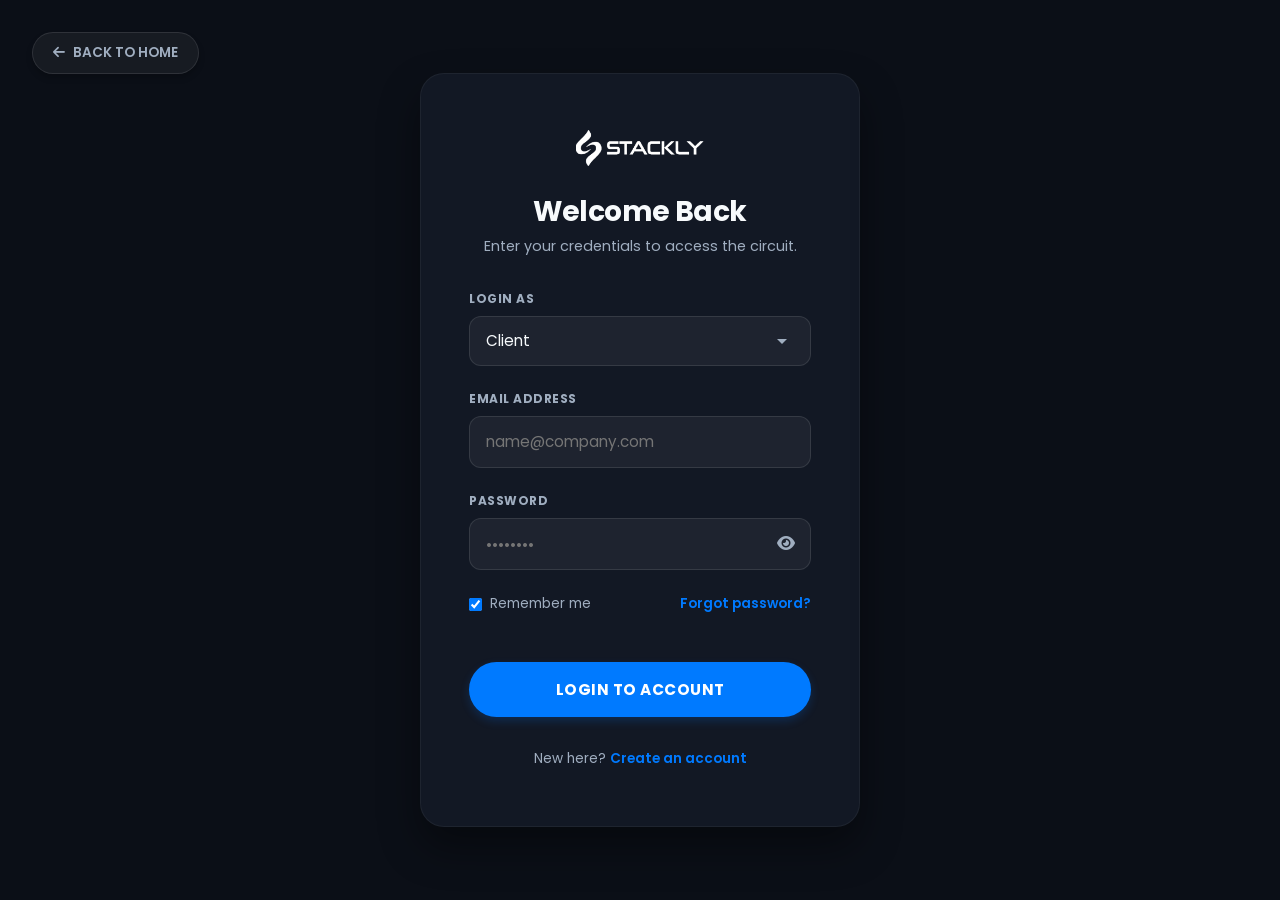
<file: login.html>
<!DOCTYPE html>
<html lang="en">
<head>
  <meta charset="UTF-8">
  <meta name="viewport" content="width=device-width, initial-scale=1.0">
  <title>Stackly | Login</title>
  <link rel="stylesheet" href="css/index.css">
  <link rel="stylesheet" href="https://cdnjs.cloudflare.com/ajax/libs/font-awesome/6.4.0/css/all.min.css">
  <style>
    body {
      background-color: #0b0f17;
      display: flex;
      align-items: center;
      justify-content: center;
      min-height: 100vh;
      margin: 0;
      color: #f7fafc;
      position: relative;
      font-family: "Poppins", sans-serif;
    }
    
    .back-home-container {
      position: absolute;
      top: 2rem;
      left: 2rem;
      z-index: 10;
    }

    .btn-back-home {
      display: inline-flex;
      align-items: center;
      gap: 0.5rem;
      background: rgba(255, 255, 255, 0.05);
      border: 1px solid rgba(255, 255, 255, 0.1);
      padding: 0.6rem 1.25rem;
      border-radius: 30px;
      color: #a0aec0;
      font-weight: 600;
      text-decoration: none;
      font-size: 0.85rem;
      box-shadow: 0 4px 6px rgba(0,0,0,0.2);
      transition: all 0.3s cubic-bezier(0.16, 1, 0.3, 1);
    }

    .btn-back-home:hover {
      background: rgba(255, 255, 255, 0.1);
      color: #f7fafc;
      transform: translateY(-2px);
      box-shadow: 0 6px 12px rgba(0,0,0,0.3);
    }

    .auth-card {
      background: #121824;
      padding: 3.5rem 3rem;
      border-radius: 24px;
      border: 1px solid rgba(255, 255, 255, 0.05);
      box-shadow: 0 20px 40px rgba(0,0,0,0.4);
      width: 100%;
      max-width: 440px;
      text-align: center;
      z-index: 2;
    }

    .auth-card img.logo {
      height: 36px;
      margin-bottom: 1.5rem;
      filter: brightness(0) invert(1);
    }

    .auth-card h2 {
      font-size: 1.75rem;
      font-weight: 700;
      color: #f7fafc;
      margin-bottom: 0.5rem;
    }

    .auth-card p.subtitle {
      color: #a0aec0;
      font-size: 0.9rem;
      margin-bottom: 2rem;
    }

    .form-group {
      text-align: left;
      margin-bottom: 1.5rem;
    }

    .form-label {
      font-size: 0.75rem;
      font-weight: 700;
      color: #a0aec0;
      text-transform: uppercase;
      letter-spacing: 0.5px;
      margin-bottom: 0.5rem;
      display: block;
    }

    .form-control {
      width: 100%;
      padding: 0.85rem 1rem;
      border-radius: 12px;
      border: 1px solid rgba(255, 255, 255, 0.1);
      background: rgba(255, 255, 255, 0.05);
      color: #f7fafc;
      font-size: 0.95rem;
      font-family: inherit;
      transition: border-color 0.2s ease;
      box-sizing: border-box;
    }

    .form-control:focus {
      outline: none;
      border-color: #007aff;
      background: rgba(255, 255, 255, 0.05);
      color: #f7fafc;
    }

    .form-control:-webkit-autofill,
    .form-control:-webkit-autofill:hover, 
    .form-control:-webkit-autofill:focus, 
    .form-control:-webkit-autofill:active {
      -webkit-box-shadow: 0 0 0 30px #121824 inset !important;
      -webkit-text-fill-color: #f7fafc !important;
      transition: background-color 5000s ease-in-out 0s;
    }

    .form-control option {
      background-color: #121824;
      color: #f7fafc;
    }

    .password-wrapper {
      position: relative;
    }

    .password-toggle {
      position: absolute;
      right: 1rem;
      top: 50%;
      transform: translateY(-50%);
      cursor: pointer;
      color: #a0aec0;
      transition: color 0.2s ease;
    }

    .password-toggle:hover {
      color: #f7fafc;
    }

    .checkbox-container {
      display: flex;
      align-items: center;
      gap: 0.5rem;
      font-size: 0.85rem;
      color: #a0aec0;
      cursor: pointer;
      user-select: none;
    }

    .checkbox-container input {
      accent-color: #007aff;
      cursor: pointer;
    }

    .forgot-link {
      color: #007aff;
      text-decoration: none;
      font-size: 0.85rem;
      font-weight: 600;
      transition: color 0.2s ease;
    }

    .forgot-link:hover {
      color: #0056b3;
    }

    .btn-login {
      width: 100%;
      background-color: #007aff;
      color: white;
      border-radius: 30px;
      border: none;
      padding: 1rem;
      font-size: 0.95rem;
      font-weight: 700;
      text-transform: uppercase;
      letter-spacing: 0.5px;
      cursor: pointer;
      font-family: inherit;
      box-shadow: 0 4px 10px rgba(0, 122, 255, 0.2);
      transition: all 0.2s ease;
      margin-top: 1rem;
    }

    .btn-login:hover {
      background-color: #0056b3;
      box-shadow: 0 6px 15px rgba(0, 122, 255, 0.3);
      transform: translateY(-1px);
    }

    .btn-login:active {
      transform: translateY(1px);
    }

    .auth-footer {
      margin-top: 2rem;
      font-size: 0.85rem;
      color: #a0aec0;
    }

    .auth-footer a {
      color: #007aff;
      text-decoration: none;
      font-weight: 600;
      transition: color 0.2s ease;
    }

    .auth-footer a:hover {
      color: #0056b3;
    }

    .error-message {
      color: #ff3b30;
      font-size: 0.8rem;
      margin-top: 0.4rem;
      display: none;
    }

    @media (max-width: 768px) {
      .back-home-container {
        top: 1rem;
        left: 1rem;
      }
      .btn-back-home {
        padding: 0.5rem 1rem;
        font-size: 0.75rem;
      }
      .auth-card {
        margin-top: 5rem;
        margin-bottom: 2rem;
      }
    }
  </style>
</head>
<body>

  <div class="back-home-container">
    <a href="index.html" class="btn-back-home">
      <i class="fas fa-arrow-left"></i> BACK TO HOME
    </a>
  </div>

  <div class="auth-card">
    <a href="index.html">
      <img src="assets/Brand Logo.webp" alt="Stackly Logo" class="logo">
    </a>
    <h2>Welcome Back</h2>
    <p class="subtitle">Enter your credentials to access the circuit.</p>
    
    <form id="loginForm" novalidate>
      <div class="form-group">
        <label for="role" class="form-label">Login As</label>
        <select id="role" class="form-control" style="appearance: none; -webkit-appearance: none; background-image: url('data:image/svg+xml;utf8,<svg fill=\'%23a0aec0\' height=\'24\' viewBox=\'0 0 24 24\' width=\'24\' xmlns=\'http://www.w3.org/2000/svg\'><path d=\'M7 10l5 5 5-5z\'/><path d=\'M0 0h24v24H0z\' fill=\'none\'/></svg>'); background-repeat: no-repeat; background-position: right 1rem center; background-size: 1.5rem;">
          <option value="Admin">Admin</option>
          <option value="Client" selected>Client</option>
        </select>
      </div>

      <div class="form-group">
        <label for="email" class="form-label">Email Address</label>
        <input type="email" id="email" class="form-control" placeholder="name@company.com" required>
        <div class="error-message" id="emailError">Please enter a valid email address.</div>
      </div>
      
      <div class="form-group">
        <label for="password" class="form-label">Password</label>
        <div class="password-wrapper">
          <input type="password" id="password" class="form-control" placeholder="••••••••" required>
          <span class="password-toggle" id="passwordToggle">
            <i class="fas fa-eye"></i>
          </span>
        </div>
        <div class="error-message" id="passwordError">Please enter your password.</div>
      </div>
      
      <div style="display: flex; justify-content: space-between; align-items: center; margin-bottom: 2rem;">
        <label class="checkbox-container">
          <input type="checkbox" checked>
          <span>Remember me</span>
        </label>
        <a href="404.html" class="forgot-link">Forgot password?</a>
      </div>
      
      <button type="submit" class="btn-login">Login to Account</button>
    </form>
    
    <div class="auth-footer">
      New here? <a href="signup.html">Create an account</a>
    </div>
  </div>

  <script>
    document.addEventListener('DOMContentLoaded', () => {
      // Toggle Password Visibility
      const passwordInput = document.getElementById('password');
      const passwordToggle = document.getElementById('passwordToggle');
      
      passwordToggle.addEventListener('click', () => {
        const type = passwordInput.getAttribute('type') === 'password' ? 'text' : 'password';
        passwordInput.setAttribute('type', type);
        
        const icon = passwordToggle.querySelector('i');
        if (type === 'text') {
          icon.classList.remove('fa-eye');
          icon.classList.add('fa-eye-slash');
        } else {
          icon.classList.remove('fa-eye-slash');
          icon.classList.add('fa-eye');
        }
      });

      // Handle Form Submit and Validation
      const form = document.getElementById('loginForm');
      const emailInput = document.getElementById('email');
      const emailError = document.getElementById('emailError');
      const passwordError = document.getElementById('passwordError');

      form.addEventListener('submit', (e) => {
        e.preventDefault();
        let isValid = true;

        // Reset errors
        emailInput.style.borderColor = '#cbd5e0';
        passwordInput.style.borderColor = '#cbd5e0';
        emailError.style.display = 'none';
        passwordError.style.display = 'none';

        // Validate Email
        const emailVal = emailInput.value.trim();
        const emailRegex = /^[^\s@]+@[^\s@]+\.[^\s@]+$/;
        if (!emailVal || !emailRegex.test(emailVal)) {
          isValid = false;
          emailInput.style.borderColor = '#e53e3e';
          emailError.style.display = 'block';
        }

        // Validate Password
        const passwordVal = passwordInput.value.trim();
        if (!passwordVal) {
          isValid = false;
          passwordInput.style.borderColor = '#e53e3e';
          passwordError.style.display = 'block';
        }

        if (isValid) {
          localStorage.setItem('currentUserEmail', emailVal);
          const role = document.getElementById('role').value;
          if (role === 'Admin') {
            window.location.href = 'AdminDashboard.html';
          } else {
            window.location.href = 'ClientDashboard.html';
          }
        }
      });
    });
  </script>
</body>
</html>
</file>
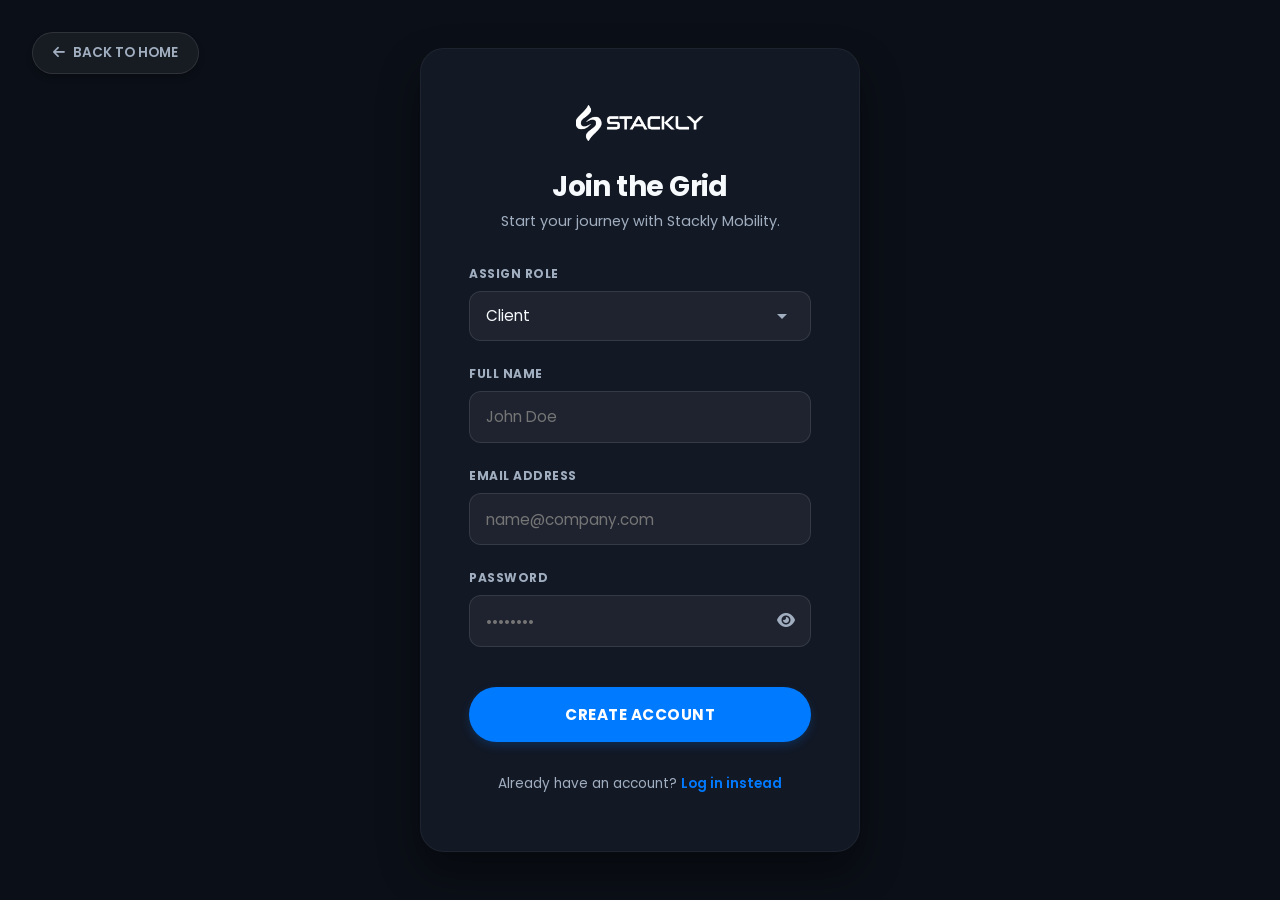
<file: signup.html>
<!DOCTYPE html>
<html lang="en">
<head>
  <meta charset="UTF-8">
  <meta name="viewport" content="width=device-width, initial-scale=1.0">
  <title>Stackly | Sign Up</title>
  <link rel="stylesheet" href="css/index.css">
  <link rel="stylesheet" href="https://cdnjs.cloudflare.com/ajax/libs/font-awesome/6.4.0/css/all.min.css">
  <style>
    body {
      background-color: #0b0f17;
      display: flex;
      align-items: center;
      justify-content: center;
      min-height: 100vh;
      margin: 0;
      color: #f7fafc;
      position: relative;
      font-family: "Poppins", sans-serif;
    }
    
    .back-home-container {
      position: absolute;
      top: 2rem;
      left: 2rem;
      z-index: 10;
    }

    .btn-back-home {
      display: inline-flex;
      align-items: center;
      gap: 0.5rem;
      background: rgba(255, 255, 255, 0.05);
      border: 1px solid rgba(255, 255, 255, 0.1);
      padding: 0.6rem 1.25rem;
      border-radius: 30px;
      color: #a0aec0;
      font-weight: 600;
      text-decoration: none;
      font-size: 0.85rem;
      box-shadow: 0 4px 6px rgba(0,0,0,0.2);
      transition: all 0.3s cubic-bezier(0.16, 1, 0.3, 1);
    }

    .btn-back-home:hover {
      background: rgba(255, 255, 255, 0.1);
      color: #f7fafc;
      transform: translateY(-2px);
      box-shadow: 0 6px 12px rgba(0,0,0,0.3);
    }

    .auth-card {
      background: #121824;
      padding: 3.5rem 3rem;
      border-radius: 24px;
      border: 1px solid rgba(255, 255, 255, 0.05);
      box-shadow: 0 20px 40px rgba(0,0,0,0.4);
      width: 100%;
      max-width: 440px;
      text-align: center;
      z-index: 2;
      margin: 2rem 0;
    }

    .auth-card img.logo {
      height: 36px;
      margin-bottom: 1.5rem;
      filter: brightness(0) invert(1);
    }

    .auth-card h2 {
      font-size: 1.75rem;
      font-weight: 700;
      color: #f7fafc;
      margin-bottom: 0.5rem;
    }

    .auth-card p.subtitle {
      color: #a0aec0;
      font-size: 0.9rem;
      margin-bottom: 2rem;
    }

    .form-group {
      text-align: left;
      margin-bottom: 1.5rem;
    }

    .form-label {
      font-size: 0.75rem;
      font-weight: 700;
      color: #a0aec0;
      text-transform: uppercase;
      letter-spacing: 0.5px;
      margin-bottom: 0.5rem;
      display: block;
    }

    .form-control {
      width: 100%;
      padding: 0.85rem 1rem;
      border-radius: 12px;
      border: 1px solid rgba(255, 255, 255, 0.1);
      background: rgba(255, 255, 255, 0.05);
      color: #f7fafc;
      font-size: 0.95rem;
      font-family: inherit;
      transition: border-color 0.2s ease;
      box-sizing: border-box;
    }

    .form-control:focus {
      outline: none;
      border-color: #007aff;
      background: rgba(255, 255, 255, 0.05);
      color: #f7fafc;
    }

    .form-control:-webkit-autofill,
    .form-control:-webkit-autofill:hover, 
    .form-control:-webkit-autofill:focus, 
    .form-control:-webkit-autofill:active {
      -webkit-box-shadow: 0 0 0 30px #121824 inset !important;
      -webkit-text-fill-color: #f7fafc !important;
      transition: background-color 5000s ease-in-out 0s;
    }

    .form-control option {
      background-color: #121824;
      color: #f7fafc;
    }

    .password-wrapper {
      position: relative;
    }

    .password-toggle {
      position: absolute;
      right: 1rem;
      top: 50%;
      transform: translateY(-50%);
      cursor: pointer;
      color: #a0aec0;
      transition: color 0.2s ease;
    }

    .password-toggle:hover {
      color: #f7fafc;
    }

    .btn-submit {
      width: 100%;
      background-color: #007aff;
      color: white;
      border-radius: 30px;
      border: none;
      padding: 1rem;
      font-size: 0.95rem;
      font-weight: 700;
      text-transform: uppercase;
      letter-spacing: 0.5px;
      cursor: pointer;
      font-family: inherit;
      box-shadow: 0 4px 10px rgba(0, 122, 255, 0.2);
      transition: all 0.2s ease;
      margin-top: 1rem;
    }

    .btn-submit:hover {
      background-color: #0056b3;
      box-shadow: 0 6px 15px rgba(0, 122, 255, 0.3);
      transform: translateY(-1px);
    }

    .auth-footer {
      margin-top: 2rem;
      font-size: 0.85rem;
      color: #a0aec0;
    }

    .auth-footer a {
      color: #007aff;
      text-decoration: none;
      font-weight: 600;
      transition: color 0.2s ease;
    }

    .auth-footer a:hover {
      color: #0056b3;
    }

    .error-message {
      color: #ff3b30;
      font-size: 0.8rem;
      margin-top: 0.4rem;
      display: none;
    }

    @media (max-width: 768px) {
      .back-home-container {
        top: 1rem;
        left: 1rem;
      }
      .btn-back-home {
        padding: 0.5rem 1rem;
        font-size: 0.75rem;
      }
      .auth-card {
        margin-top: 5rem;
        margin-bottom: 2rem;
      }
    }
  </style>
</head>
<body>

  <div class="back-home-container">
    <a href="index.html" class="btn-back-home">
      <i class="fas fa-arrow-left"></i> BACK TO HOME
    </a>
  </div>

  <div class="auth-card">
    <a href="index.html">
      <img src="assets/Brand Logo.webp" alt="Stackly Logo" class="logo">
    </a>
    <h2>Join the Grid</h2>
    <p class="subtitle">Start your journey with Stackly Mobility.</p>
    
    <form id="signupForm" novalidate>
      <div class="form-group">
        <label for="role" class="form-label">Assign Role</label>
        <select id="role" class="form-control" style="appearance: none; -webkit-appearance: none; background-image: url('data:image/svg+xml;utf8,<svg fill=\'%23a0aec0\' height=\'24\' viewBox=\'0 0 24 24\' width=\'24\' xmlns=\'http://www.w3.org/2000/svg\'><path d=\'M7 10l5 5 5-5z\'/><path d=\'M0 0h24v24H0z\' fill=\'none\'/></svg>'); background-repeat: no-repeat; background-position: right 1rem center; background-size: 1.5rem;">
          <option value="Admin">Admin</option>
          <option value="Client" selected>Client</option>
        </select>
      </div>

      <div class="form-group">
        <label for="name" class="form-label">Full Name</label>
        <input type="text" id="name" class="form-control" placeholder="John Doe" required>
        <div class="error-message" id="nameError">Please enter your full name.</div>
      </div>

      <div class="form-group">
        <label for="email" class="form-label">Email Address</label>
        <input type="email" id="email" class="form-control" placeholder="name@company.com" required>
        <div class="error-message" id="emailError">Please enter a valid email address.</div>
      </div>
      
      <div class="form-group">
        <label for="password" class="form-label">Password</label>
        <div class="password-wrapper">
          <input type="password" id="password" class="form-control" placeholder="••••••••" required>
          <span class="password-toggle" id="passwordToggle">
            <i class="fas fa-eye"></i>
          </span>
        </div>
        <div class="error-message" id="passwordError">Password must be at least 6 characters long.</div>
      </div>
      
      <button type="submit" class="btn-submit">Create Account</button>
    </form>
    
    <div class="auth-footer">
      Already have an account? <a href="login.html">Log in instead</a>
    </div>
  </div>

  <script>
    document.addEventListener('DOMContentLoaded', () => {
      // Toggle Password Visibility
      const passwordInput = document.getElementById('password');
      const passwordToggle = document.getElementById('passwordToggle');
      
      passwordToggle.addEventListener('click', () => {
        const type = passwordInput.getAttribute('type') === 'password' ? 'text' : 'password';
        passwordInput.setAttribute('type', type);
        
        const icon = passwordToggle.querySelector('i');
        if (type === 'text') {
          icon.classList.remove('fa-eye');
          icon.classList.add('fa-eye-slash');
        } else {
          icon.classList.remove('fa-eye-slash');
          icon.classList.add('fa-eye');
        }
      });

      // Handle Form Submit and Validation
      const form = document.getElementById('signupForm');
      const nameInput = document.getElementById('name');
      const emailInput = document.getElementById('email');
      const nameError = document.getElementById('nameError');
      const emailError = document.getElementById('emailError');
      const passwordError = document.getElementById('passwordError');

      form.addEventListener('submit', (e) => {
        e.preventDefault();
        let isValid = true;

        // Reset errors
        nameInput.style.borderColor = '#cbd5e0';
        emailInput.style.borderColor = '#cbd5e0';
        passwordInput.style.borderColor = '#cbd5e0';
        nameError.style.display = 'none';
        emailError.style.display = 'none';
        passwordError.style.display = 'none';

        // Validate Name
        if (!nameInput.value.trim()) {
          isValid = false;
          nameInput.style.borderColor = '#e53e3e';
          nameError.style.display = 'block';
        }

        // Validate Email
        const emailVal = emailInput.value.trim();
        const emailRegex = /^[^\s@]+@[^\s@]+\.[^\s@]+$/;
        if (!emailVal || !emailRegex.test(emailVal)) {
          isValid = false;
          emailInput.style.borderColor = '#e53e3e';
          emailError.style.display = 'block';
        }

        // Validate Password
        const passwordVal = passwordInput.value.trim();
        if (!passwordVal || passwordVal.length < 6) {
          isValid = false;
          passwordInput.style.borderColor = '#e53e3e';
          passwordError.style.display = 'block';
        }

        if (isValid) {
          alert('Registration successful! Redirecting to login...');
          window.location.href = 'login.html';
        }
      });
    });
  </script>
</body>
</html>
</file>
<file: css/index.css>
@import url('https://fonts.googleapis.com/css2?family=Poppins:wght@300;400;500;600;700&display=swap');

/* Premium Cinematic UI Theme */

:root {
  /* Core Colors - STRICTLY THREE HUES */
  --color-black: #0A0F18;
  --color-white: #F5F7FA;
  --color-soft-gray: #F5F7FA;
  --color-dark-gray: #0A0F18;
  
  /* Accents */
  --color-electric-blue: #007AFF;
  --color-sky-blue: #007AFF;
  --color-cyan: #007AFF;
  
  /* Text (utilizing opacities of the 3 colors for hierarchy) */
  --text-primary-dark: #0A0F18;
  --text-secondary-dark: rgba(10, 15, 24, 0.7);
  --text-primary-light: #F5F7FA;
  --text-secondary-light: rgba(245, 247, 250, 0.7);
  
  /* Metrics */
  --header-height: 70px;
  --border-radius-sm: 8px;
  --border-radius-md: 16px;
  --border-radius-lg: 24px;
  --border-radius-pill: 50px;
  
  /* Shadows */
  --shadow-soft: 0 10px 30px rgba(0, 0, 0, 0.05);
  --shadow-hover: 0 20px 40px rgba(0, 0, 0, 0.1);
  --shadow-dark: 0 20px 40px rgba(0, 0, 0, 0.4);
  --glow-accent: 0 0 20px rgba(0, 122, 255, 0.5);
  
  /* Transitions */
  --transition-smooth: all 0.6s cubic-bezier(0.16, 1, 0.3, 1);
  --transition-fast: all 0.3s ease;
}

/* Base Reset & Typography */
* {
  margin: 0;
  padding: 0;
  box-sizing: border-box;
}

html {
  scroll-behavior: smooth;
  font-family: 'Poppins', sans-serif;
  font-size: 16px;
}

body {
  background-color: var(--color-white);
  color: var(--text-primary-dark);
  line-height: 1.5;
  overflow-x: hidden;
  -webkit-font-smoothing: antialiased;
  -moz-osx-font-smoothing: grayscale;
}

a {
  text-decoration: none;
  color: inherit;
}

ul {
  list-style: none;
}

/* Typography */
h1, h2, h3, h4, h5, h6 {
  font-weight: 700;
  letter-spacing: -0.02em;
  line-height: 1.1;
  margin-bottom: 1rem;
}

h1 {
  font-size: clamp(3rem, 5vw, 5rem);
}

h2 {
  font-size: clamp(2.5rem, 4vw, 4rem);
}

h3 {
  font-size: 1.8rem;
  font-weight: 600;
}

p {
  font-size: 1.1rem;
  color: var(--text-secondary-dark);
  margin-bottom: 1.5rem;
  font-weight: 400;
  max-width: 700px;
}

/* Layout Utilities */
.container {
  max-width: 1400px;
  margin: 0 auto;
  padding: 0 2rem;
}

section {
  padding: 8rem 0;
  position: relative;
  overflow: hidden;
}

.section-title {
  text-align: center;
  margin-bottom: 4rem;
}

.section-title p {
  margin: 0 auto;
  font-size: 1.25rem;
}

/* Dark/Light Rhythm */
.bg-dark {
  background-color: var(--color-black);
  color: var(--color-white);
}

.bg-dark p {
  color: var(--text-secondary-light);
}

.bg-gray {
  background-color: var(--color-soft-gray);
}

/* Background Gradients & Effects */
.gradient-overlay {
  position: absolute;
  top: 0;
  left: 0;
  width: 100%;
  height: 100%;
  background: radial-gradient(circle at top right, rgba(0, 122, 255, 0.1), transparent 50%),
              radial-gradient(circle at bottom left, rgba(90, 200, 250, 0.05), transparent 50%);
  z-index: 0;
  pointer-events: none;
}

.floating-orb {
  position: absolute;
  border-radius: 50%;
  filter: blur(80px);
  z-index: 0;
  animation: float 20s infinite ease-in-out alternate;
  opacity: 0.5;
}

/* Header & Navigation */
header {
  position: fixed;
  top: 0;
  left: 0;
  width: 100%;
  height: var(--header-height);
  z-index: 1000;
  transition: var(--transition-smooth);
  display: flex;
  align-items: center;
  background-color: var(--color-black);
  color: var(--color-white);
  border-bottom: 1px solid rgba(255, 255, 255, 0.1);
}

header.dark-theme {
  background-color: var(--color-black);
  color: var(--color-white);
}

.nav-container {
  width: 100%;
  max-width: 1400px;
  margin: 0 auto;
  padding: 0 2rem;
  display: flex;
  justify-content: space-between;
  align-items: center;
}

.logo img {
  height: 28px;
  transition: var(--transition-smooth);
  filter: brightness(0) invert(1);
}

header.nav-scrolled .logo img {
  transform: scale(0.95);
}

.nav-links {
  display: flex;
  gap: 3rem;
  font-family: 'Poppins', sans-serif;
}

.nav-links li a {
  font-weight: 500;
  font-size: 0.95rem;
  position: relative;
  padding: 0.5rem 0;
  transition: var(--transition-fast);
}

.nav-links li a::after {
  content: '';
  position: absolute;
  width: 0;
  height: 2px;
  bottom: 0;
  left: 50%;
  transform: translateX(-50%);
  background-color: var(--color-electric-blue);
  transition: var(--transition-smooth);
}

.nav-links li a:hover::after,
.nav-links li a.active::after {
  width: 100%;
}

.nav-links li a:hover {
  color: var(--color-electric-blue);
}

.mobile-login {
  display: none;
}

/* Buttons */
.btn {
  display: inline-flex;
  align-items: center;
  justify-content: center;
  padding: 1rem 2.5rem;
  border-radius: var(--border-radius-pill);
  font-weight: 600;
  font-size: 1rem;
  cursor: pointer;
  transition: var(--transition-smooth);
  border: none;
  position: relative;
  overflow: hidden;
  gap: 0.5rem;
}

.btn i {
  transition: var(--transition-smooth);
}

.btn:hover i {
  transform: translateX(4px);
}

.btn-primary {
  background-color: var(--color-electric-blue);
  color: var(--color-white);
  box-shadow: 0 4px 15px rgba(0, 122, 255, 0.3);
}

.btn-primary:hover {
  transform: translateY(-2px) scale(1.02);
  box-shadow: var(--glow-accent);
  background-color: #0062cc;
}

.btn-outline {
  background-color: transparent;
  color: var(--text-primary-dark);
  border: 1px solid rgba(0,0,0,0.2);
}

.bg-dark .btn-outline {
  color: var(--color-white);
  border: 1px solid rgba(255,255,255,0.2);
}

.btn-outline:hover {
  background-color: var(--color-black);
  color: var(--color-white);
  border-color: var(--color-black);
}

.bg-dark .btn-outline:hover {
  background-color: var(--color-white);
  color: var(--color-black);
  border-color: var(--color-white);
}

.btn-login {
  background-color: var(--color-white);
  color: var(--color-black);
  padding: 0.6rem 1.5rem;
  font-family: 'Poppins', sans-serif;
  border-radius: var(--border-radius-pill);
  font-weight: 600;
  font-size: 0.9rem;
  transition: var(--transition-smooth);
}

header.dark-theme .btn-login {
  background-color: var(--color-white);
  color: var(--color-black);
}

.btn-login:hover {
  transform: translateY(-2px);
  box-shadow: var(--glow-accent);
}

/* Hero Section */
.hero {
  position: relative;
  height: 100vh;
  min-height: 700px;
  display: flex;
  align-items: center;
  justify-content: center;
  color: var(--color-white);
  overflow: hidden;
}

.hero-bg {
  position: absolute;
  top: 0;
  left: 0;
  width: 100%;
  height: 100%;
  z-index: 0;
}

.hero-bg video, .hero-bg img {
  width: 100%;
  height: 100%;
  object-fit: cover;
  animation: ken-burns 20s infinite alternate ease-in-out;
}

.hero-overlay {
  position: absolute;
  top: 0;
  left: 0;
  width: 100%;
  height: 100%;
  background: linear-gradient(to bottom, rgba(0,0,0,0.6) 0%, rgba(17,17,17,0.95) 100%);
  z-index: 1;
}

.hero h1,
.hero-content h1,
main > section:first-of-type h1 {
  font-size: clamp(3.5rem, 6.5vw, 6.2rem);
  line-height: 1.15;
  margin-bottom: 1.5rem;
}

.hero p,
.hero-content p,
main > section:first-of-type p {
  font-size: 1.35rem;
  line-height: 1.45;
}

.hero-content {
  text-align: center;
  z-index: 2;
  position: relative;
  max-width: 900px;
  padding: 0 2rem;
}

/* Cinematic Cards */
.card-grid {
  display: grid;
  grid-template-columns: repeat(auto-fit, minmax(320px, 1fr));
  gap: 2.5rem;
}

.premium-card {
  background: var(--color-white);
  border-radius: var(--border-radius-lg);
  padding: 3rem 2rem;
  box-shadow: var(--shadow-soft);
  transition: var(--transition-smooth);
  position: relative;
  overflow: hidden;
  border: 1px solid rgba(0,0,0,0.03);
  text-align: left;
}

.bg-dark .premium-card {
  background: rgba(255, 255, 255, 0.03);
  border: 1px solid rgba(255,255,255,0.05);
  box-shadow: none;
}

.premium-card:hover {
  transform: translateY(-10px);
  box-shadow: var(--shadow-hover);
}

.bg-dark .premium-card:hover {
  background: rgba(255, 255, 255, 0.05);
  box-shadow: 0 10px 30px rgba(0,0,0,0.5);
  border-color: rgba(255,255,255,0.1);
}

.premium-card img {
  width: calc(100% + 4rem);
  margin: -3rem -2rem 2rem;
  height: 250px;
  object-fit: cover;
  transition: var(--transition-smooth);
}

.premium-card:hover img {
  transform: scale(1.05);
}

.premium-card i {
  font-size: 2.5rem;
  margin-bottom: 1.5rem;
  background: linear-gradient(135deg, var(--color-electric-blue), var(--color-cyan));
  -webkit-background-clip: text;
  -webkit-text-fill-color: transparent;
}

/* Glassmorphism */
.glass-panel {
  background: rgba(255, 255, 255, 0.7);
  backdrop-filter: blur(20px);
  -webkit-backdrop-filter: blur(20px);
  border: 1px solid rgba(255, 255, 255, 0.5);
  border-radius: var(--border-radius-lg);
  padding: 3rem;
  box-shadow: var(--shadow-soft);
}

.bg-dark .glass-panel {
  background: rgba(255, 255, 255, 0.05);
  border: 1px solid rgba(255, 255, 255, 0.1);
}

/* Split Layouts (Image + Text) */
.split-layout {
  display: flex;
  align-items: center;
  gap: 6rem;
}

.split-layout.reverse {
  flex-direction: row-reverse;
}

.split-content, .split-image {
  flex: 1;
}

.split-image img {
  width: 100%;
  border-radius: var(--border-radius-lg);
  box-shadow: var(--shadow-soft);
  transition: var(--transition-smooth);
}

.split-image img:hover {
  transform: scale(1.02);
}

.bg-dark .split-image img {
  box-shadow: var(--shadow-dark);
}

/* Statistics Counter */
.stats-grid {
  display: grid;
  grid-template-columns: repeat(3, 1fr);
  gap: 2rem;
  text-align: center;
}

.stat-item h2 {
  font-size: 4.5rem;
  background: linear-gradient(135deg, var(--color-electric-blue), var(--color-cyan));
  -webkit-background-clip: text;
  -webkit-text-fill-color: transparent;
  margin-bottom: 0.5rem;
}

/* SVG Wave Dividers */
.wave-divider {
  position: absolute;
  left: 0;
  width: 100%;
  overflow: hidden;
  line-height: 0;
  z-index: 10;
}

.wave-divider.top { top: 0; }
.wave-divider.bottom { bottom: 0; }

.wave-divider svg {
  display: block;
  width: calc(100% + 1.3px);
  height: 80px;
}

/* Form Styles */
.form-group {
  margin-bottom: 1.5rem;
  position: relative;
}

.form-label {
  display: block;
  font-size: 0.9rem;
  font-weight: 500;
  margin-bottom: 0.5rem;
  color: var(--text-secondary-dark);
  transition: var(--transition-fast);
}

.form-control {
  width: 100%;
  padding: 1rem 1.25rem;
  border: 1px solid rgba(0,0,0,0.1);
  border-radius: var(--border-radius-sm);
  background-color: var(--color-soft-gray);
  font-family: inherit;
  font-size: 1rem;
  transition: var(--transition-smooth);
}

.bg-dark .form-control {
  background-color: rgba(255,255,255,0.05);
  border: 1px solid rgba(255,255,255,0.1);
  color: var(--color-white);
}

.form-control:focus {
  outline: none;
  border-color: var(--color-electric-blue);
  background-color: var(--color-white);
  box-shadow: 0 0 0 4px rgba(0, 122, 255, 0.1);
}

.bg-dark .form-control:focus {
  background-color: rgba(0,0,0,0.5);
  box-shadow: 0 0 0 4px rgba(0, 122, 255, 0.2);
}

/* Footer */
footer {
  background-color: var(--color-black);
  color: var(--color-white);
  padding: 6rem 0 2rem;
  border-top: 1px solid rgba(255,255,255,0.1);
}

.footer-grid {
  display: grid;
  grid-template-columns: 2fr 1fr 1fr 1fr;
  gap: 4rem;
  margin-bottom: 4rem;
}

.footer-brand p {
  color: var(--text-secondary-light);
  margin-top: 1.5rem;
}

.footer-links h4 {
  font-size: 1.1rem;
  margin-bottom: 1.5rem;
}

.footer-links ul li {
  margin-bottom: 0.75rem;
}

.footer-links a {
  color: var(--text-secondary-light);
  transition: var(--transition-fast);
  display: inline-block;
}

.footer-links a:hover {
  color: var(--color-white);
  transform: translateX(4px);
}

.footer-bottom {
  text-align: center;
  padding-top: 2rem;
  border-top: 1px solid rgba(255,255,255,0.1);
  color: var(--color-white);
  font-size: 0.9rem;
}

.footer-bottom a {
  color: var(--color-white);
  text-decoration: underline;
  transition: var(--transition-fast);
}

.footer-bottom a:hover {
  color: var(--color-electric-blue);
}

/* --- ANIMATIONS (Keyframes & Observers) --- */

.animate-fade-up {
  opacity: 0;
}

.stagger-child {
  opacity: 0;
}

@keyframes ken-burns {
  0% { transform: scale(1); }
  100% { transform: scale(1.1); }
}

@keyframes float {
  0% { transform: translateY(0px) translateX(0px); }
  50% { transform: translateY(-30px) translateX(20px); }
  100% { transform: translateY(0px) translateX(0px); }
}

/* Mobile Adjustments */
@media (max-width: 992px) {
  .split-layout, .split-layout.reverse {
    flex-direction: column;
    gap: 3rem;
  }
  .footer-grid {
    grid-template-columns: 1fr 1fr;
  }
  .stats-grid {
    grid-template-columns: 1fr;
  }
}

.mobile-menu-toggle {
  display: none;
  flex-direction: column;
  justify-content: space-between;
  width: 24px;
  height: 18px;
  cursor: pointer;
  z-index: 1001;
}

.mobile-menu-toggle .bar {
  display: block;
  width: 100%;
  height: 2px;
  background-color: var(--color-white);
  transition: all 0.3s cubic-bezier(0.4, 0, 0.2, 1);
  border-radius: 2px;
}

header.nav-open .mobile-menu-toggle .bar:nth-child(1) {
  transform: translateY(8px) rotate(45deg);
}

header.nav-open .mobile-menu-toggle .bar:nth-child(2) {
  opacity: 0;
}

header.nav-open .mobile-menu-toggle .bar:nth-child(3) {
  transform: translateY(-8px) rotate(-45deg);
}

@media (max-width: 768px) {
  .nav-links {
    display: none;
    flex-direction: column;
    position: absolute;
    top: 100%;
    left: 0;
    width: 100%;
    background-color: var(--color-black);
    padding: 2rem;
    gap: 1.5rem;
    border-top: 1px solid rgba(255,255,255,0.1);
  }
  
  .mobile-login {
    display: block;
    margin-top: 1rem;
    text-align: center;
  }
  
  .nav-links li.mobile-login a.btn-login {
    padding: 0.8rem 3rem !important;
    display: inline-block;
  }
  
  header.nav-open .nav-links {
    display: flex !important;
  }
  
  .nav-right {
    display: none !important;
  }
  
  header.nav-open .nav-right {
    display: none !important;
  }
  
  .mobile-menu-toggle {
    display: flex;
  }

  .footer-grid {
    grid-template-columns: 1fr;
    gap: 2rem;
  }

  footer {
    text-align: center;
  }

  .footer-brand {
    display: flex;
    flex-direction: column;
    align-items: center;
  }

  .footer-brand div {
    justify-content: center;
  }

  .footer-links form {
    justify-content: center;
  }

  .footer-bottom {
    text-align: center;
  }

}

/* FAQ Accordion */
.faq-accordion {
  max-width: 800px;
  margin: 0 auto;
}

.faq-item {
  border-bottom: 1px solid rgba(0, 122, 255, 0.15);
  padding: 1.5rem 0;
  cursor: pointer;
}

.faq-question {
  display: flex;
  justify-content: space-between;
  align-items: center;
  font-weight: 600;
  font-size: 1.15rem;
  color: var(--text-primary-dark);
  transition: var(--transition-fast);
}

.faq-question:hover {
  color: var(--color-electric-blue);
}

.faq-answer {
  max-height: 0;
  overflow: hidden;
  transition: max-height 0.4s cubic-bezier(0.16, 1, 0.3, 1), margin-top 0.4s ease;
  color: var(--text-secondary-dark);
  font-size: 0.95rem;
  margin-top: 0;
}

.faq-item.active .faq-answer {
  max-height: 200px;
  margin-top: 1rem;
}

.faq-icon {
  font-size: 1rem;
  transition: transform 0.3s ease;
}

.faq-item.active .faq-icon {
  transform: rotate(45deg);
}

/* Specs Matrix */
.specs-matrix {
  width: 100%;
  margin-top: 2rem;
  border-collapse: collapse;
}

.specs-matrix th, .specs-matrix td {
  padding: 1.25rem;
  text-align: left;
  border-bottom: 1px solid rgba(0, 122, 255, 0.1);
}

.specs-matrix th {
  font-weight: 600;
  color: var(--color-electric-blue);
  font-size: 0.9rem;
  text-transform: uppercase;
}

.specs-matrix td {
  color: var(--text-secondary-dark);
}

.specs-matrix tr:hover td {
  color: var(--text-primary-dark);
  background: rgba(0, 122, 255, 0.02);
}

/* Mobile Typography & Layout Fixes */
@media (max-width: 768px) {
  h1 { font-size: clamp(2rem, 8vw, 3rem); }
  h2 { font-size: clamp(1.75rem, 6vw, 2.5rem); }
  h3 { font-size: 1.5rem; }
  p { font-size: 1rem !important; }
  
  .hero-content { padding: 0 1rem; }
  
  .stats-grid { 
    grid-template-columns: 1fr;
    gap: 2.5rem; 
  }
  .stat-item h2.counter-val { 
    font-size: clamp(2.5rem, 12vw, 3.5rem); 
    word-break: break-word; 
  }
  
  .glass-panel { 
    padding: 2rem 1.5rem; 
    margin: 1rem; 
  }
  
  section { padding: 4rem 0; }
}

@media (max-width: 480px) {
  h1 { font-size: 2.2rem; }
  h2 { font-size: 1.8rem; }
  .stat-item h2.counter-val { font-size: 2.5rem; }
  .premium-card { padding: 1.5rem; }
}
</file>
